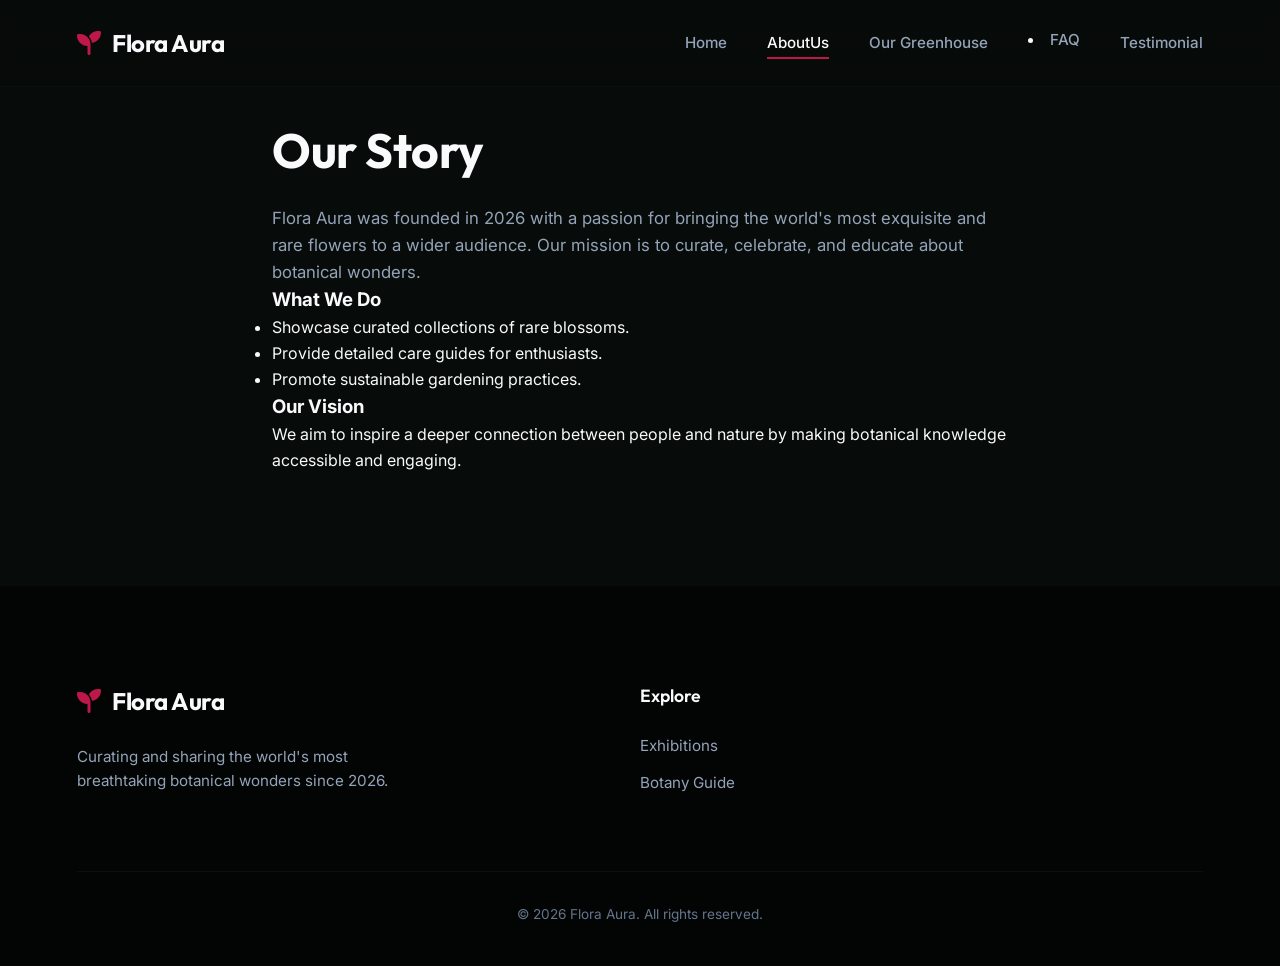
<file: CustomHtml/Pages/AboutUs.html>
<!DOCTYPE html>
<html lang="en">
<head>
    <meta charset="UTF-8">
    <meta name="viewport" content="width=device-width, initial-scale=1.0">
    <meta name="description" content="About Flora Aura - company background and mission.">
    <title>About Us | Flora Aura</title>
    <!-- Google Fonts: Outfit & Inter -->
    <link rel="preconnect" href="https://fonts.googleapis.com">
    <link rel="preconnect" href="https://fonts.gstatic.com" crossorigin>
    <link href="https://fonts.googleapis.com/css2?family=Inter:wght@300;400;500;600&family=Outfit:wght@300;400;500;600;700;800&display=swap" rel="stylesheet">
    <!-- FontAwesome for Icons -->
    <link rel="stylesheet" href="https://cdnjs.cloudflare.com/ajax/libs/font-awesome/6.4.0/css/all.min.css">
    <!-- Custom CSS Styling -->
    <link rel="stylesheet" href="../css/styles.css">
</head>
<body>
    <!-- Header (reuse from main site) -->
    <header class="navbar">
        <div class="logo">
            <i class="fa-solid fa-seedling"></i>
            <span>Flora Aura</span>
        </div>
        <nav class="nav-links">
            <a href="index.html">Home</a>
            <a href="AboutUs.html" class="active">AboutUs</a>
            <a href="../#about">Our Greenhouse</a>
        <li><a href="Faq.html">FAQ</a></li>
<a href="testimonial.html">Testimonial</a>
</nav>
    </header>

    <section class="about-section glass-panel" style="max-width: 800px; margin: 80px auto; padding: 2rem;">
        <h2 class="section-title">Our Story</h2>
        <p class="section-subtitle">Flora Aura was founded in 2026 with a passion for bringing the world's most exquisite and rare flowers to a wider audience. Our mission is to curate, celebrate, and educate about botanical wonders.</p>
        <h3>What We Do</h3>
        <ul>
            <li>Showcase curated collections of rare blossoms.</li>
            <li>Provide detailed care guides for enthusiasts.</li>
            <li>Promote sustainable gardening practices.</li>
        </ul>
        <h3>Our Vision</h3>
        <p>We aim to inspire a deeper connection between people and nature by making botanical knowledge accessible and engaging.</p>
    </section>

    <!-- Footer (reuse from main site) -->
    <footer class="footer">
        <div class="footer-content">
            <div class="footer-brand">
                <div class="logo">
                    <i class="fa-solid fa-seedling"></i>
                    <span>Flora Aura</span>
                </div>
                <p>Curating and sharing the world's most breathtaking botanical wonders since 2026.</p>
            </div>
            <div class="footer-links">
                <h4>Explore</h4>
                <a href="index.html#exhibition">Exhibitions</a>
                <a href="index.html#care-guide">Botany Guide</a>
            </div>
        </div>
        <div class="footer-bottom">
            <p>&copy; 2026 Flora Aura. All rights reserved.</p>
        </div>
    </footer>

    <script src="../js/script.js" defer></script>
</body>
</html>
</file>
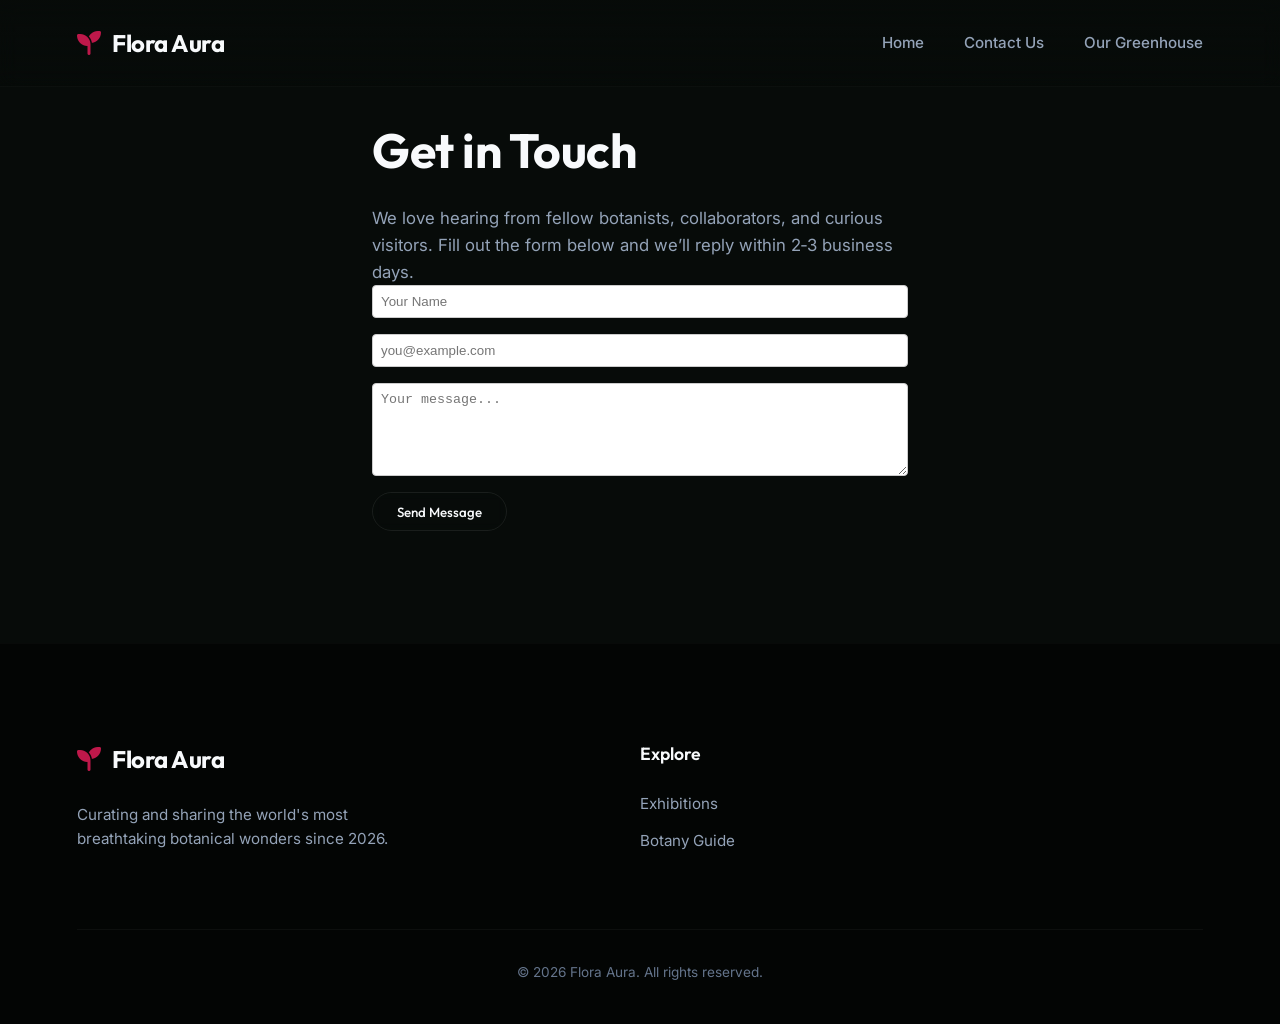
<file: CustomHtml/Pages/ContactUs.html>
<!DOCTYPE html>
<html lang="en">
<head>
    <meta charset="UTF-8">
    <meta name="viewport" content="width=device-width, initial-scale=1.0">
    <meta name="description" content="Contact Flora Aura - get in touch for inquiries, feedback, or collaborations.">
    <title>Contact Us | Flora Aura</title>
    <!-- Google Fonts: Outfit & Inter -->
    <link rel="preconnect" href="https://fonts.googleapis.com">
    <link rel="preconnect" href="https://fonts.gstatic.com" crossorigin>
    <link href="https://fonts.googleapis.com/css2?family=Inter:wght@300;400;500;600&family=Outfit:wght@300;400;500;600;700;800&display=swap" rel="stylesheet">
    <!-- FontAwesome for Icons -->
    <link rel="stylesheet" href="https://cdnjs.cloudflare.com/ajax/libs/font-awesome/6.4.0/css/all.min.css">
    <!-- Custom CSS Styling -->
    <link rel="stylesheet" href="../css/styles.css">
</head>
<body>
    <!-- Header (reuse from main site) -->
    <header class="navbar">
        <div class="logo">
            <i class="fa-solid fa-seedling"></i>
            <span>Flora Aura</span>
        </div>
        <nav class="nav-links">
            <a href="index.html">Home</a>
            <a href="#contact-form">Contact Us</a>
            <a href="../#about">Our Greenhouse</a>
        </nav>
    </header>

    <section class="contact-section glass-panel" id="contact-form" style="max-width: 600px; margin: 80px auto; padding: 2rem;">
        <h2 class="section-title">Get in Touch</h2>
        <p class="section-subtitle">We love hearing from fellow botanists, collaborators, and curious visitors. Fill out the form below and we’ll reply within 2‑3 business days.</p>
        <form action="#" method="POST" style="display: grid; gap: 1rem;">
            <label for="name" class="sr-only">Name</label>
            <input type="text" id="name" name="name" placeholder="Your Name" required style="width: 100%; padding: .5rem; border: 1px solid #ccc; border-radius: 4px;">

            <label for="email" class="sr-only">Email</label>
            <input type="email" id="email" name="email" placeholder="you@example.com" required style="width: 100%; padding: .5rem; border: 1px solid #ccc; border-radius: 4px;">

            <label for="message" class="sr-only">Message</label>
            <textarea id="message" name="message" rows="5" placeholder="Your message..." required style="width: 100%; padding: .5rem; border: 1px solid #ccc; border-radius: 4px;"></textarea>

            <button type="submit" class="cta-btn" style="justify-self: start;">Send Message</button>
        </form>
    </section>

    <!-- Footer (reuse from main site) -->
    <footer id="about" class="footer">
        <div class="footer-content">
            <div class="footer-brand">
                <div class="logo">
                    <i class="fa-solid fa-seedling"></i>
                    <span>Flora Aura</span>
                </div>
                <p>Curating and sharing the world's most breathtaking botanical wonders since 2026.</p>
            </div>
            <div class="footer-links">
                <h4>Explore</h4>
                <a href="index.html#exhibition">Exhibitions</a>
                <a href="index.html#care-guide">Botany Guide</a>
            </div>
        </div>
        <div class="footer-bottom">
            <p>&copy; 2026 Flora Aura. All rights reserved.</p>
        </div>
    </footer>

    <!-- Optional script (if you want to handle form submission locally) -->
    <script src="../js/script.js"></script>
</body>
</html>
</file>
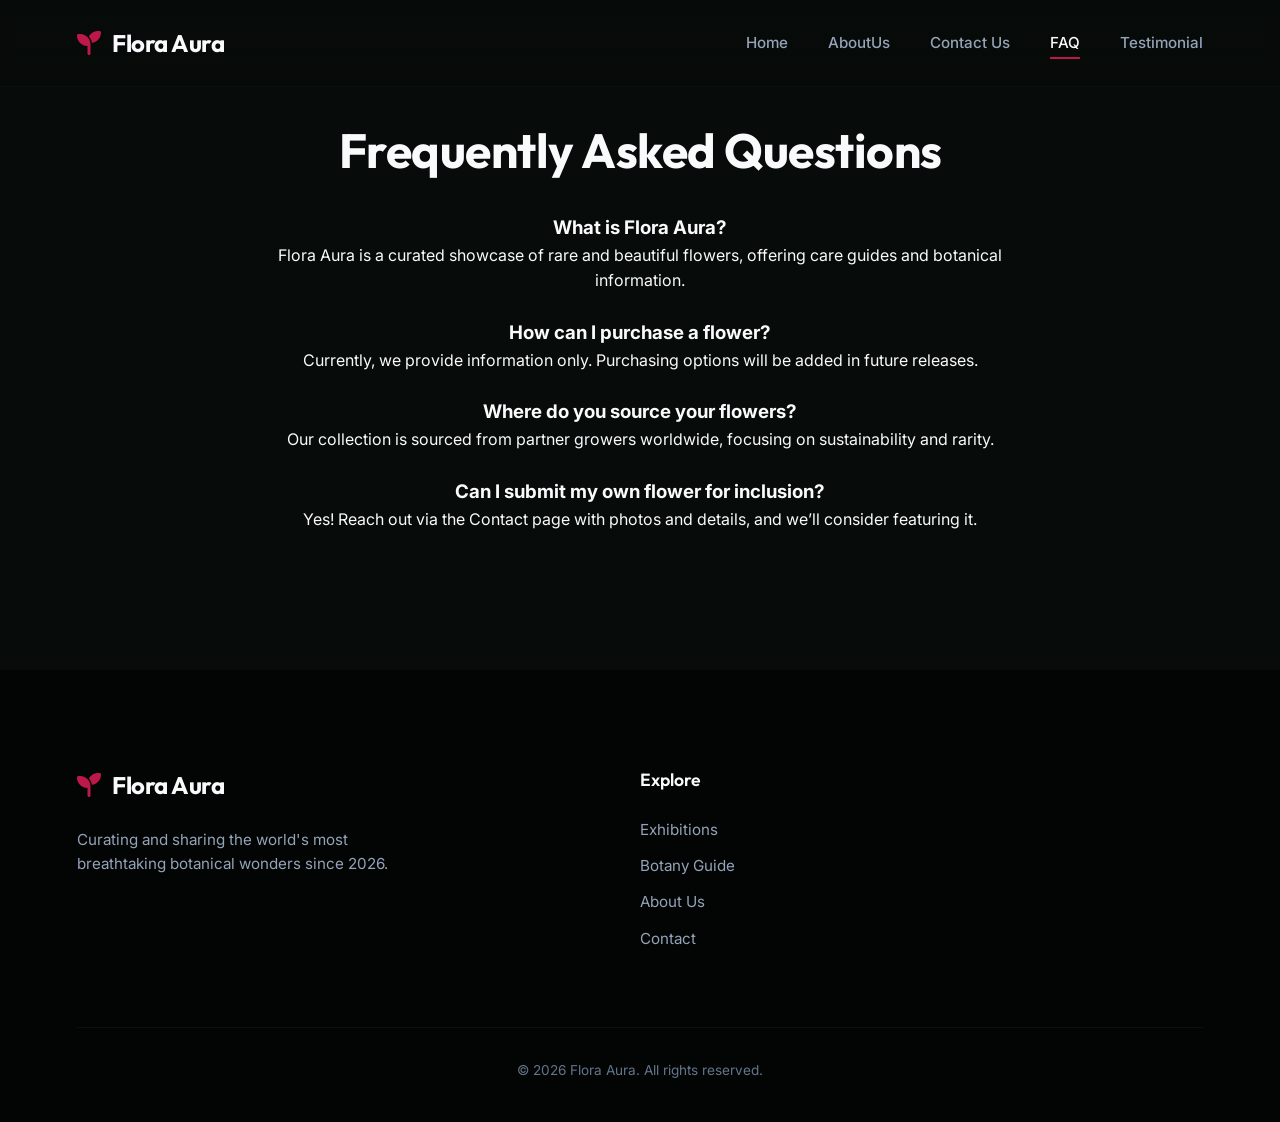
<file: CustomHtml/Pages/Faq.html>
<!DOCTYPE html>
<html lang="en">
<head>
    <meta charset="UTF-8">
    <meta name="viewport" content="width=device-width, initial-scale=1.0">
    <meta name="description" content="Frequently Asked Questions for Flora Aura.">
    <title>FAQ | Flora Aura</title>
    <!-- Google Fonts: Outfit & Inter -->
    <link rel="preconnect" href="https://fonts.googleapis.com">
    <link rel="preconnect" href="https://fonts.gstatic.com" crossorigin>
    <link href="https://fonts.googleapis.com/css2?family=Inter:wght@300;400;500;600&family=Outfit:wght@300;400;500;600;700;800&display=swap" rel="stylesheet">
    <!-- FontAwesome for Icons -->
    <link rel="stylesheet" href="https://cdnjs.cloudflare.com/ajax/libs/font-awesome/6.4.0/css/all.min.css" integrity="sha384-iw3OoTErCYJJB9mCa8LNS2hbsQ7M3C0EpIsO/H5+EGAkPGc6rk+V8i04oW/K5xq0" crossorigin="anonymous">
    <!-- Custom CSS Styling -->
    <link rel="stylesheet" href="../css/styles.css">
</head>
<body>
    <!-- Header (reuse from main site) -->
    <header class="navbar">
        <div class="logo">
            <i class="fa-solid fa-seedling"></i>
            <span>Flora Aura</span>
        </div>
        <nav class="nav-links">
            <a href="index.html">Home</a>
            <a href="AboutUs.html">AboutUs</a>
            <a href="ContactUs.html">Contact Us</a>
            <a href="Faq.html" class="active">FAQ</a>
        <a href="testimonial.html">Testimonial</a>
</nav>
    </header>

    <main>
    <section class="faq-section glass-panel">
        <h2 class="section-title">Frequently Asked Questions</h2>
        <div class="faq-item">
            <h3>What is Flora Aura?</h3>
            <p>Flora Aura is a curated showcase of rare and beautiful flowers, offering care guides and botanical information.</p>
        </div>
        <div class="faq-item">
            <h3>How can I purchase a flower?</h3>
            <p>Currently, we provide information only. Purchasing options will be added in future releases.</p>
        </div>
        <div class="faq-item">
            <h3>Where do you source your flowers?</h3>
            <p>Our collection is sourced from partner growers worldwide, focusing on sustainability and rarity.</p>
        </div>
        <div class="faq-item">
            <h3>Can I submit my own flower for inclusion?</h3>
            <p>Yes! Reach out via the Contact page with photos and details, and we’ll consider featuring it.</p>
        </div>
    </section>

    <!-- Footer (reuse from main site) -->
    <footer class="footer">
        <div class="footer-content">
            <div class="footer-brand">
                <div class="logo">
                    <i class="fa-solid fa-seedling"></i>
                    <span>Flora Aura</span>
                </div>
                <p>Curating and sharing the world's most breathtaking botanical wonders since 2026.</p>
            </div>
            <div class="footer-links">
                <h4>Explore</h4>
                <a href="index.html#exhibition">Exhibitions</a>
                <a href="index.html#care-guide">Botany Guide</a>
                <a href="AboutUs.html">About Us</a>
                <a href="ContactUs.html">Contact</a>
            </div>
        </div>
        <div class="footer-bottom">
            <p>&copy; 2026 Flora Aura. All rights reserved.</p>
        </div>
    </footer>

    <script src="../js/script.js" defer></script>
</body>
</html>
</file>
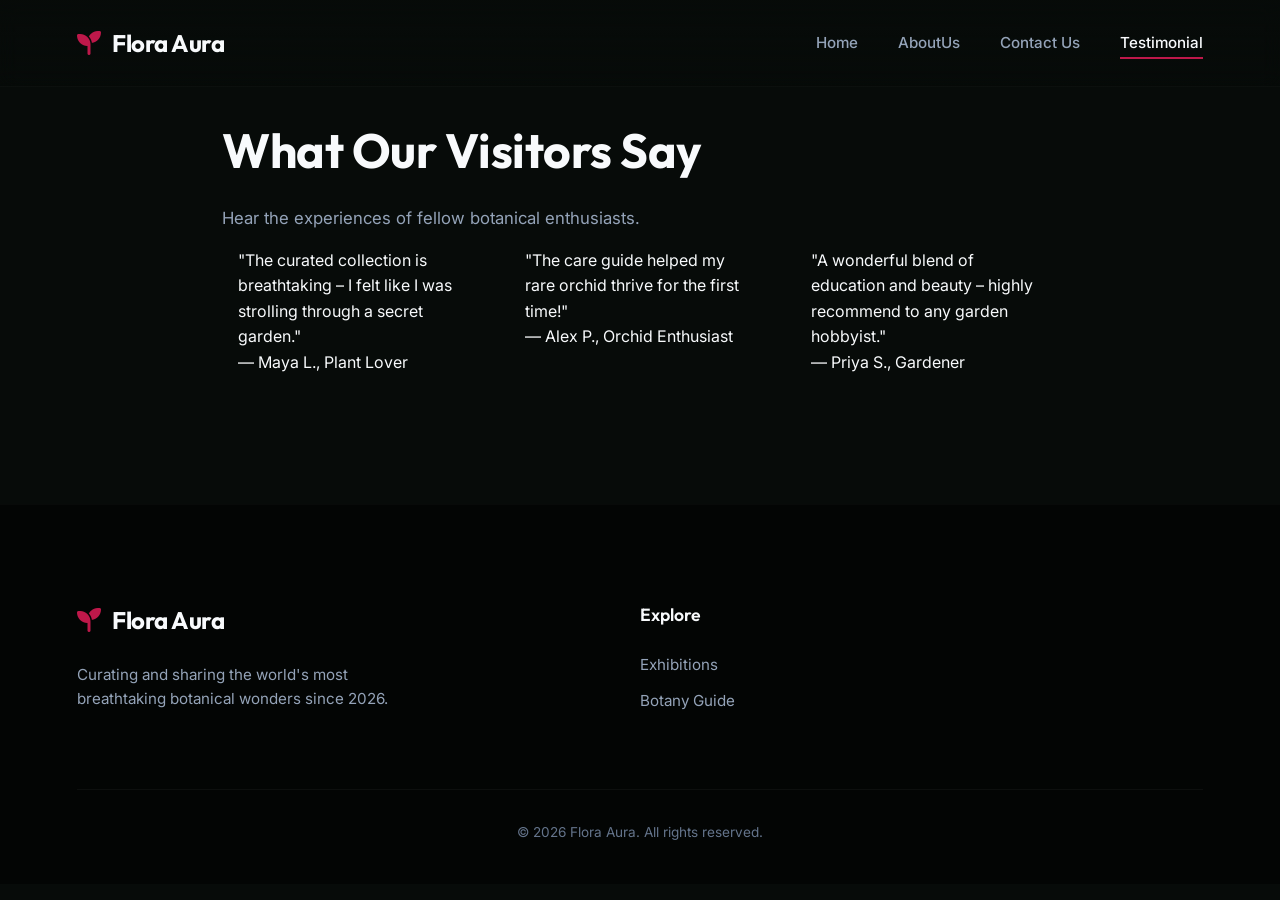
<file: CustomHtml/Pages/testimonial.html>
<!DOCTYPE html>
<html lang="en">
<head>
    <meta charset="UTF-8">
    <meta name="viewport" content="width=device-width, initial-scale=1.0">
    <meta name="description" content="Create three testimonials box with text.">
    <title>Testimonial | Flora Aura</title>
    <!-- Google Fonts: Outfit & Inter -->
    <link rel="preconnect" href="https://fonts.googleapis.com">
    <link rel="preconnect" href="https://fonts.gstatic.com" crossorigin>
    <link href="https://fonts.googleapis.com/css2?family=Inter:wght@300;400;500;600&family=Outfit:wght@300;400;500;600;700;800&display=swap" rel="stylesheet">
    <!-- FontAwesome for Icons -->
    <link rel="stylesheet" href="https://cdnjs.cloudflare.com/ajax/libs/font-awesome/6.4.0/css/all.min.css">
    <!-- Custom CSS Styling -->
    <link rel="stylesheet" href="../css/styles.css">
</head>
<body>
    <!-- Header (reuse from main site) -->
    <header class="navbar">
        <div class="logo">
            <i class="fa-solid fa-seedling"></i>
            <span>Flora Aura</span>
        </div>
        <nav class="nav-links">
            <a href="index.html">Home</a>
            <a href="AboutUs.html">AboutUs</a>
            <a href="ContactUs.html">Contact Us</a>
            <a href="testimonial.html" class="active">Testimonial</a>
        </nav>
    </header>

    <!-- Testimonials Section -->
    <section class="testimonials-section glass-panel" style="max-width: 900px; margin: 80px auto; padding: 2rem;">
        <h2 class="section-title">What Our Visitors Say</h2>
        <p class="section-subtitle">Hear the experiences of fellow botanical enthusiasts.</p>
        <div class="testimonials-grid" style="display: grid; gap: 1.5rem; grid-template-columns: repeat(auto-fit, minmax(250px, 1fr));">
            <div class="testimonial-card glass-panel" style="padding: 1rem;">
                <p class="testimonial-text">"The curated collection is breathtaking – I felt like I was strolling through a secret garden."</p>
                <p class="testimonial-author">— Maya L., Plant Lover</p>
            </div>
            <div class="testimonial-card glass-panel" style="padding: 1rem;">
                <p class="testimonial-text">"The care guide helped my rare orchid thrive for the first time!"</p>
                <p class="testimonial-author">— Alex P., Orchid Enthusiast</p>
            </div>
            <div class="testimonial-card glass-panel" style="padding: 1rem;">
                <p class="testimonial-text">"A wonderful blend of education and beauty – highly recommend to any garden hobbyist."</p>
                <p class="testimonial-author">— Priya S., Gardener</p>
            </div>
        </div>
    </section>

    <!-- Footer (reuse from main site) -->
    <footer class="footer">
        <div class="footer-content">
            <div class="footer-brand">
                <div class="logo">
                    <i class="fa-solid fa-seedling"></i>
                    <span>Flora Aura</span>
                </div>
                <p>Curating and sharing the world's most breathtaking botanical wonders since 2026.</p>
            </div>
            <div class="footer-links">
                <h4>Explore</h4>
                <a href="index.html#exhibition">Exhibitions</a>
                <a href="index.html#care-guide">Botany Guide</a>
            </div>
        </div>
        <div class="footer-bottom">
            <p>&copy; 2026 Flora Aura. All rights reserved.</p>
        </div>
    </footer>

    <script src="../js/script.js" defer></script>
</body>
</html>
</file>
<file: CustomHtml/css/styles.css>
/* ==========================================================================
    flora aura - design system & styles
   ========================================================================== */

/* --- CSS Variables & Custom Tokens --- */
:root {
    --bg-dark: #070b09;
    --bg-card: rgba(255, 255, 255, 0.03);
    --border-glass: rgba(255, 255, 255, 0.08);
    --text-primary: #f8fafc;
    --text-secondary: #94a3b8;
    --text-muted: #64748b;
    --accent-color: #be184a; /* Dynamic default */
    --accent-glow: rgba(190, 24, 74, 0.15); /* Dynamic default */
    --font-heading: 'Outfit', sans-serif;
    --font-body: 'Inter', sans-serif;
    --transition-smooth: all 0.5s cubic-bezier(0.25, 0.8, 0.25, 1);
    --transition-quick: all 0.2s ease-in-out;
}

/* --- Base & Reset --- */
* {
    margin: 0;
    padding: 0;
    box-sizing: border-box;
    scroll-behavior: smooth;
}

body {
    background-color: var(--bg-dark);
    color: var(--text-primary);
    font-family: var(--font-body);
    overflow-x: hidden;
    line-height: 1.6;
}

/* --- Dynamic Ambient Glow Effect --- */
.ambient-glow {
    position: fixed;
    top: 50%;
    left: 50%;
    transform: translate(-50%, -50%);
    width: 80vw;
    height: 80vw;
    max-width: 800px;
    max-height: 800px;
    background: radial-gradient(circle, var(--accent-glow) 0%, rgba(7, 11, 9, 0) 70%);
    z-index: -1;
    filter: blur(120px);
    pointer-events: none;
    transition: background 1.2s cubic-bezier(0.25, 0.8, 0.25, 1);
}

/* --- Premium Navigation Header --- */
.navbar {
    position: fixed;
    top: 0;
    left: 0;
    width: 100%;
    display: flex;
    justify-content: space-between;
    align-items: center;
    padding: 1.5rem 6%;
    z-index: 1000;
    background: linear-gradient(to bottom, rgba(7, 11, 9, 0.8) 0%, rgba(7, 11, 9, 0) 100%);
    backdrop-filter: blur(10px);
    border-bottom: 1px solid rgba(255, 255, 255, 0.02);
}

.logo {
    display: flex;
    align-items: center;
    gap: 0.75rem;
    font-family: var(--font-heading);
    font-size: 1.5rem;
    font-weight: 700;
    letter-spacing: -0.5px;
    color: var(--text-primary);
}

.logo i {
    color: var(--accent-color);
    transition: var(--transition-smooth);
}

.nav-links {
    display: flex;
    gap: 2.5rem;
}

.nav-links a {
    color: var(--text-secondary);
    text-decoration: none;
    font-weight: 500;
    font-size: 0.95rem;
    position: relative;
    padding: 0.25rem 0;
    transition: var(--transition-quick);
}

.nav-links a::after {
    content: '';
    position: absolute;
    bottom: 0;
    left: 0;
    width: 0;
    height: 2px;
    background-color: var(--accent-color);
    transition: var(--transition-quick);
}

.nav-links a:hover,
.nav-links a.active {
    color: var(--text-primary);
}

.nav-links a:hover::after,
.nav-links a.active::after {
    width: 100%;
}

.cta-btn {
    background: transparent;
    color: var(--text-primary);
    border: 1px solid var(--border-glass);
    padding: 0.65rem 1.5rem;
    border-radius: 30px;
    font-family: var(--font-heading);
    font-weight: 500;
    cursor: pointer;
    backdrop-filter: blur(5px);
    transition: var(--transition-quick);
}

.cta-btn:hover {
    background-color: var(--text-primary);
    color: var(--bg-dark);
    border-color: var(--text-primary);
    transform: translateY(-2px);
}

/* --- Hero & Exhibition Section --- */
.hero-section {
    min-height: 100vh;
    padding: 8.5rem 6% 4rem;
    display: flex;
    flex-direction: column;
    align-items: center;
    justify-content: center;
    position: relative;
}

.hero-content {
    text-align: center;
    max-width: 750px;
    margin-bottom: 3.5rem;
}

.sub-badge {
    display: inline-flex;
    align-items: center;
    gap: 0.5rem;
    background: rgba(255, 255, 255, 0.05);
    border: 1px solid var(--border-glass);
    padding: 0.4rem 1rem;
    border-radius: 20px;
    font-size: 0.85rem;
    text-transform: uppercase;
    letter-spacing: 1px;
    color: var(--text-secondary);
    margin-bottom: 1.25rem;
}

.sub-badge i {
    color: var(--accent-color);
    transition: var(--transition-smooth);
}

.hero-title {
    font-family: var(--font-heading);
    font-size: 4rem;
    font-weight: 800;
    line-height: 1.1;
    letter-spacing: -1px;
    background: linear-gradient(135deg, var(--text-primary) 30%, var(--text-secondary) 100%);
    -webkit-background-clip: text;
    -webkit-text-fill-color: transparent;
    margin-bottom: 1rem;
}

.hero-subtitle {
    color: var(--text-secondary);
    font-size: 1.15rem;
    max-width: 600px;
    margin: 0 auto;
}

/* --- Interactive Flowers Slider --- */
.slider-container {
    width: 100%;
    max-width: 1200px;
    position: relative;
    margin-bottom: 3rem;
    height: 400px;
    display: flex;
    align-items: center;
    justify-content: center;
}

.slider-track {
    display: flex;
    gap: 1.5rem;
    height: 100%;
    align-items: center;
    width: 100%;
    justify-content: center;
}

.slide-card {
    position: relative;
    width: 160px;
    height: 320px;
    border-radius: 24px;
    overflow: hidden;
    border: 1px solid var(--border-glass);
    cursor: pointer;
    flex-shrink: 0;
    transition: var(--transition-smooth);
    opacity: 0.65;
    transform: scale(0.9);
}

.slide-card:hover {
    opacity: 0.9;
    transform: scale(0.93) translateY(-5px);
    border-color: rgba(255, 255, 255, 0.2);
}

.slide-card.active {
    width: 320px;
    height: 380px;
    opacity: 1;
    transform: scale(1);
    border-color: var(--accent-color);
    box-shadow: 0 25px 50px -12px rgba(0, 0, 0, 0.5), 0 0 20px 2px var(--accent-glow);
}

.slide-img {
    width: 100%;
    height: 100%;
    object-fit: cover;
    transition: var(--transition-smooth);
}

.slide-card.active .slide-img {
    transform: scale(1.05);
}

.slide-overlay {
    position: absolute;
    bottom: 0;
    left: 0;
    width: 100%;
    padding: 2rem 1.5rem 1.5rem;
    background: linear-gradient(to top, rgba(0, 0, 0, 0.85) 0%, rgba(0, 0, 0, 0) 100%);
    display: flex;
    flex-direction: column;
    justify-content: flex-end;
}

.slide-overlay h3 {
    font-family: var(--font-heading);
    font-size: 1.25rem;
    font-weight: 600;
    color: var(--text-primary);
    margin-bottom: 0.25rem;
    transform: translateY(10px);
    transition: var(--transition-smooth);
}

.slide-overlay p {
    font-size: 0.85rem;
    color: var(--text-secondary);
    font-style: italic;
    transform: translateY(10px);
    transition: var(--transition-smooth);
    transition-delay: 0.05s;
}

.slide-card.active .slide-overlay h3,
.slide-card.active .slide-overlay p {
    transform: translateY(0);
}

/* --- Slider Navigation Controls --- */
.slide-nav-btn {
    position: absolute;
    top: 50%;
    transform: translateY(-50%);
    width: 56px;
    height: 56px;
    border-radius: 50%;
    background: rgba(255, 255, 255, 0.04);
    border: 1px solid var(--border-glass);
    color: var(--text-primary);
    display: flex;
    align-items: center;
    justify-content: center;
    font-size: 1.15rem;
    cursor: pointer;
    backdrop-filter: blur(12px);
    z-index: 10;
    transition: var(--transition-quick);
}

.slide-nav-btn:hover {
    background: var(--text-primary);
    color: var(--bg-dark);
    transform: translateY(-50%) scale(1.1);
    box-shadow: 0 10px 20px rgba(0, 0, 0, 0.3);
}

.prev-btn {
    left: 2rem;
}

.next-btn {
    right: 2rem;
}

/* --- Glassmorphic Premium Info Board --- */
.glass-panel {
    /* existing styles */
}

/* FAQ page styling – centers content and adds layout */
.faq-section {
    max-width: 800px;
    margin: 80px auto;
    padding: 2rem;
    text-align: center;
}

.faq-item {
    margin: 1.5rem 0;
}

    background: var(--bg-card);
    backdrop-filter: blur(24px);
    -webkit-backdrop-filter: blur(24px);
    border: 1px solid var(--border-glass);
    border-radius: 32px;
    box-shadow: 0 30px 60px rgba(0, 0, 0, 0.4), inset 0 1px 0 rgba(255, 255, 255, 0.1);
}

.flower-details-container {
    width: 100%;
    max-width: 850px;
    padding: 3rem;
    position: relative;
    opacity: 1;
    transform: translateY(0);
    transition: var(--transition-smooth);
    margin-top: 1rem;
}

.flower-details-container.fade-out {
    opacity: 0;
    transform: translateY(15px);
}

.details-header {
    display: flex;
    justify-content: space-between;
    align-items: flex-start;
    border-bottom: 1px solid var(--border-glass);
    padding-bottom: 1.75rem;
    margin-bottom: 1.75rem;
}

.detail-rarity {
    display: inline-block;
    padding: 0.3rem 0.85rem;
    background: var(--accent-glow);
    border: 1px solid var(--accent-color);
    border-radius: 12px;
    font-size: 0.75rem;
    font-weight: 600;
    text-transform: uppercase;
    letter-spacing: 1px;
    color: var(--text-primary);
    margin-bottom: 0.75rem;
    transition: var(--transition-smooth);
}

.detail-name {
    font-family: var(--font-heading);
    font-size: 2.5rem;
    font-weight: 700;
    line-height: 1.2;
}

.detail-botanical {
    color: var(--text-secondary);
    font-size: 1.05rem;
    display: block;
    margin-top: 0.25rem;
}

.timer-bar-container {
    width: 120px;
    height: 4px;
    background: rgba(255, 255, 255, 0.05);
    border-radius: 2px;
    overflow: hidden;
    margin-top: 1.25rem;
}

.timer-progress {
    height: 100%;
    width: 0%;
    background-color: var(--accent-color);
    border-radius: 2px;
    transition: width 50ms linear;
}

.detail-description {
    color: var(--text-secondary);
    font-size: 1.05rem;
    line-height: 1.7;
    margin-bottom: 2rem;
}

/* Specs Details Cards */
.specs-grid {
    display: grid;
    grid-template-columns: repeat(4, 1fr);
    gap: 1.25rem;
}

.spec-card {
    background: rgba(255, 255, 255, 0.015);
    border: 1px solid rgba(255, 255, 255, 0.03);
    padding: 1.25rem 1rem;
    border-radius: 20px;
    display: flex;
    align-items: center;
    gap: 1rem;
    transition: var(--transition-quick);
}

.spec-card:hover {
    background: rgba(255, 255, 255, 0.03);
    border-color: rgba(255, 255, 255, 0.06);
    transform: translateY(-3px);
}

.spec-icon {
    font-size: 1.5rem;
    color: var(--accent-color);
    transition: var(--transition-smooth);
}

.spec-label {
    display: block;
    font-size: 0.75rem;
    text-transform: uppercase;
    color: var(--text-muted);
    letter-spacing: 0.5px;
}

.spec-value {
    display: block;
    font-size: 0.9rem;
    font-weight: 600;
    color: var(--text-primary);
    margin-top: 0.15rem;
}

/* Navigation Indicators / Dots */
.slider-dots {
    display: flex;
    gap: 0.75rem;
    margin-top: 2rem;
}

.dot {
    width: 10px;
    height: 10px;
    border-radius: 50%;
    background: rgba(255, 255, 255, 0.2);
    cursor: pointer;
    transition: var(--transition-quick);
}

.dot.active {
    background-color: var(--accent-color);
    width: 32px;
    border-radius: 5px;
}

/* --- Botanical Care Guide Section --- */
.care-section {
    padding: 8rem 6%;
    background: linear-gradient(to bottom, #070b09 0%, #050806 100%);
    display: flex;
    flex-direction: column;
    align-items: center;
}

.section-header {
    text-align: center;
    max-width: 600px;
    margin-bottom: 4.5rem;
}

.section-badge {
    display: inline-block;
    color: var(--accent-color);
    font-size: 0.85rem;
    font-weight: 600;
    text-transform: uppercase;
    letter-spacing: 1.5px;
    margin-bottom: 0.75rem;
    transition: var(--transition-smooth);
}

.section-title {
    font-family: var(--font-heading);
    font-size: 3rem;
    font-weight: 700;
    letter-spacing: -0.5px;
    margin-bottom: 1rem;
}

.section-subtitle {
    color: var(--text-secondary);
    font-size: 1.05rem;
}

.care-grid {
    display: grid;
    grid-template-columns: repeat(3, 1fr);
    gap: 2.25rem;
    width: 100%;
    max-width: 1200px;
}

.care-card {
    padding: 3rem 2.25rem;
    display: flex;
    flex-direction: column;
    align-items: flex-start;
    transition: var(--transition-smooth);
}

.care-card:hover {
    transform: translateY(-8px);
    border-color: rgba(255, 255, 255, 0.15);
    box-shadow: 0 30px 60px -15px rgba(0, 0, 0, 0.6);
}

.care-icon-wrapper {
    width: 64px;
    height: 64px;
    border-radius: 20px;
    display: flex;
    align-items: center;
    justify-content: center;
    font-size: 1.75rem;
    margin-bottom: 2rem;
    border: 1px solid rgba(255, 255, 255, 0.05);
}

.care-icon-wrapper.w-light {
    background: rgba(234, 179, 8, 0.08);
    color: #eab308;
}

.care-icon-wrapper.w-water {
    background: rgba(14, 165, 233, 0.08);
    color: #0ea5e9;
}

.care-icon-wrapper.w-soil {
    background: rgba(16, 185, 129, 0.08);
    color: #10b981;
}

.care-card h3 {
    font-family: var(--font-heading);
    font-size: 1.5rem;
    font-weight: 600;
    margin-bottom: 1rem;
    color: var(--text-primary);
}

.care-card p {
    color: var(--text-secondary);
    font-size: 0.95rem;
    line-height: 1.7;
}

/* --- Premium Dynamic Footer --- */
.footer {
    padding: 6rem 6% 2.5rem;
    background: #030504;
    border-top: 1px solid rgba(255, 255, 255, 0.02);
}

.footer-content {
    display: grid;
    grid-template-columns: 2fr 1fr 1fr;
    gap: 4rem;
    max-width: 1200px;
    margin: 0 auto 4rem;
}

.footer-brand .logo {
    margin-bottom: 1.5rem;
}

.footer-brand p {
    color: var(--text-secondary);
    max-width: 320px;
    font-size: 0.95rem;
}

.footer-links h4,
.footer-socials h4 {
    font-family: var(--font-heading);
    font-size: 1.1rem;
    font-weight: 600;
    margin-bottom: 1.5rem;
    color: var(--text-primary);
}

.footer-links {
    display: flex;
    flex-direction: column;
}

.footer-links a {
    color: var(--text-secondary);
    text-decoration: none;
    margin-bottom: 0.75rem;
    font-size: 0.95rem;
    transition: var(--transition-quick);
}

.footer-links a:hover {
    color: var(--accent-color);
    transform: translateX(3px);
}

.social-icons {
    display: flex;
    gap: 1rem;
}

.social-icons a {
    width: 44px;
    height: 44px;
    border-radius: 50%;
    background: rgba(255, 255, 255, 0.03);
    border: 1px solid var(--border-glass);
    color: var(--text-secondary);
    display: flex;
    align-items: center;
    justify-content: center;
    font-size: 1.1rem;
    text-decoration: none;
    transition: var(--transition-quick);
}

.social-icons a:hover {
    background: var(--text-primary);
    color: var(--bg-dark);
    transform: translateY(-3px);
}

.footer-bottom {
    max-width: 1200px;
    margin: 0 auto;
    padding-top: 2rem;
    border-top: 1px solid rgba(255, 255, 255, 0.04);
    display: flex;
    justify-content: center;
    text-align: center;
}

.footer-bottom p {
    color: var(--text-muted);
    font-size: 0.85rem;
}

/* ==========================================================================
   Responsive Styling (Breakpoints)
   ========================================================================== */

@media (max-width: 1024px) {
    .hero-title {
        font-size: 3.25rem;
    }
    
    .slider-track {
        overflow-x: auto;
        justify-content: flex-start;
        padding: 1rem;
        scrollbar-width: none; /* Hide standard Firefox scrollbar */
    }
    
    .slider-track::-webkit-scrollbar {
        display: none; /* Hide standard Chrome/Safari scrollbar */
    }
    
    .slide-card {
        width: 140px;
        height: 280px;
    }
    
    .slide-card.active {
        width: 260px;
        height: 320px;
    }

    .specs-grid {
        grid-template-columns: repeat(2, 1fr);
    }
    
    .care-grid {
        grid-template-columns: 1fr;
        gap: 1.5rem;
    }
    
    .footer-content {
        grid-template-columns: 1fr 1fr;
        gap: 2.5rem;
    }
    
    .footer-brand {
        grid-column: span 2;
    }
}

@media (max-width: 768px) {
    .navbar {
        padding: 1.25rem 4%;
    }
    
    .nav-links {
        display: none; /* Add standard simple layout or collapse for premium site */
    }
    
    .hero-section {
        padding-top: 7rem;
    }
    
    .hero-title {
        font-size: 2.5rem;
    }
    
    .slider-container {
        height: 340px;
    }
    
    .prev-btn, .next-btn {
        width: 44px;
        height: 44px;
        font-size: 1rem;
    }
    
    .prev-btn { left: 0.5rem; }
    .next-btn { right: 0.5rem; }
    
    .flower-details-container {
        padding: 1.75rem;
    }
    
    .detail-name {
        font-size: 1.85rem;
    }
    
    .specs-grid {
        grid-template-columns: 1fr;
        gap: 0.75rem;
    }

    .footer-content {
        grid-template-columns: 1fr;
    }
    
    .footer-brand {
        grid-column: span 1;
    }
}
</file>
